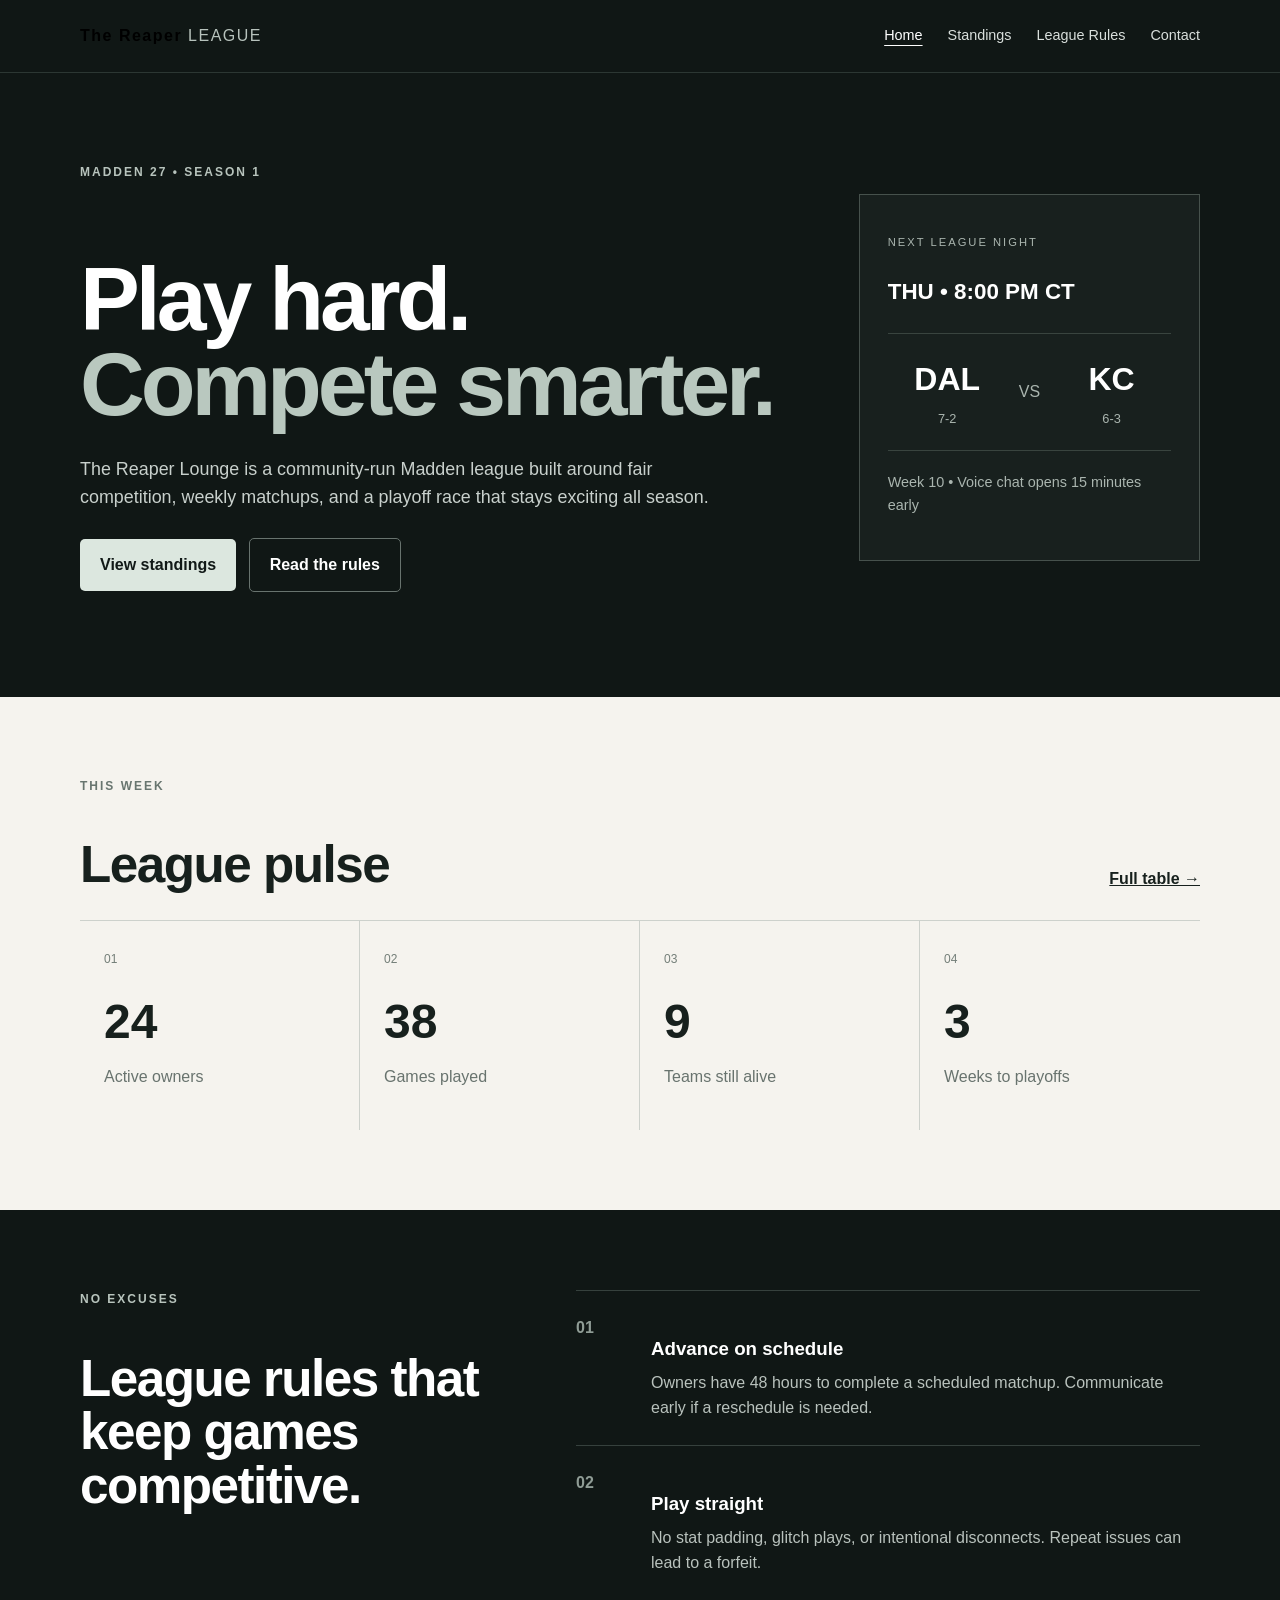
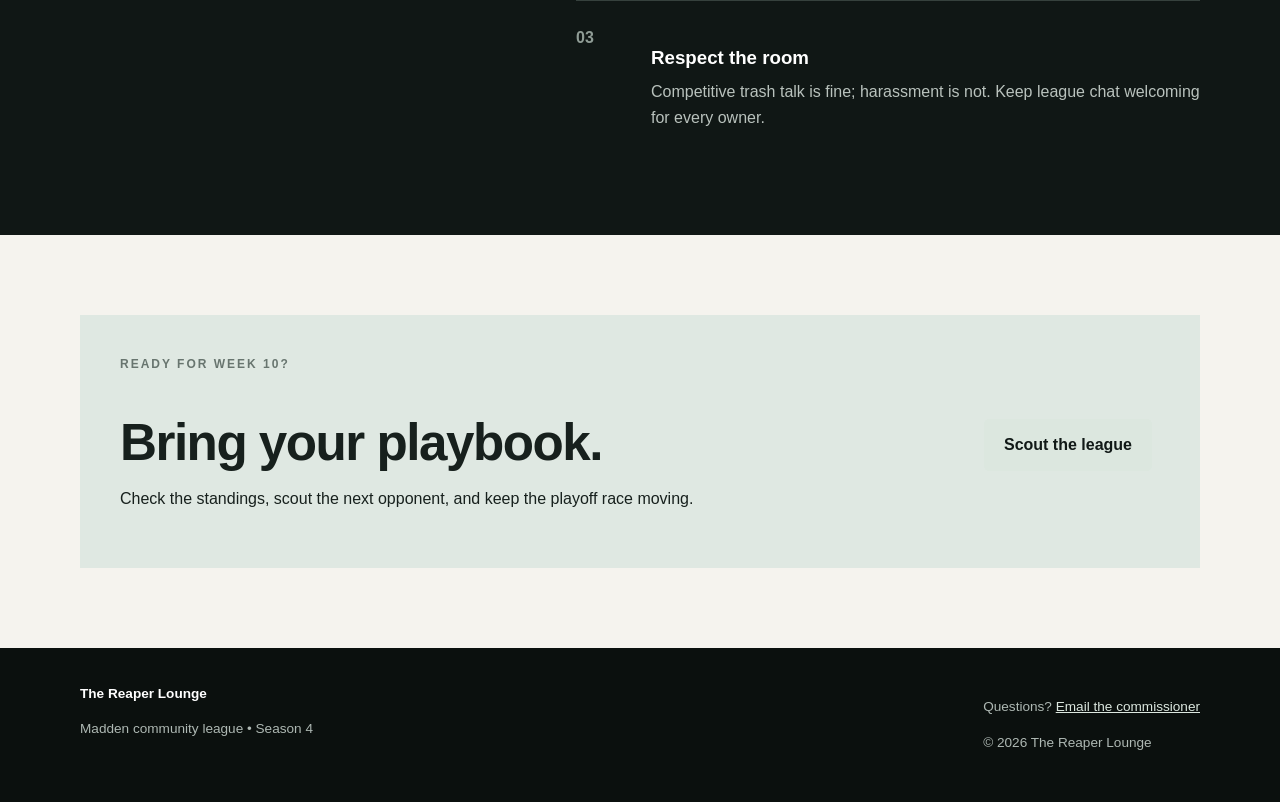
<file: index.html>
<!DOCTYPE html>
<html lang="en">
<head>
  <meta charset="UTF-8">
  <meta name="viewport" content="width=device-width, initial-scale=1.0">
  <meta name="description" content="Gridiron League Hub — a Madden football league for competitive online play.">
  <title>Gridiron League Hub | Madden League</title>
  <link rel="stylesheet" href="styles.css">
</head>

<body>

<header class="site-header">
  <nav class="nav container" aria-label="Primary navigation">

    <a class="logo" href="index.html">
      The Reaper <span>LEAGUE</span>
    </a>

    <button class="menu-toggle"
            type="button"
            aria-expanded="false"
            aria-controls="site-menu">
      Menu
    </button>

    <div id="site-menu" class="nav-links">
      <a class="active" href="index.html">Home</a>
      <a href="standings.html">Standings</a>
      <a href="#rules">League Rules</a>
      <a href="#contact">Contact</a>
    </div>

  </nav>
</header>

<main>

<section class="hero">

  <div class="container hero-grid">

    <div>

      <p class="eyebrow">MADDEN 27 • SEASON 1</p>

      <h1>
        Play hard.<br>
        <span>Compete smarter.</span>
      </h1>

      <p class="hero-copy">
        The Reaper Lounge is a community-run Madden league built around
        fair competition, weekly matchups, and a playoff race that
        stays exciting all season.
      </p>

      <div class="button-row">

        <a class="button primary" href="standings.html">
          View standings
        </a>

        <a class="button secondary" href="#rules">
          Read the rules
        </a>

      </div>

    </div>

    <aside class="hero-card" aria-label="Next game information">

      <p class="card-label">NEXT LEAGUE NIGHT</p>

      <p class="game-date">
        THU • 8:00 PM CT
      </p>

      <div class="matchup">

        <div>
          <strong>DAL</strong>
          <span>7-2</span>
        </div>

        <p>VS</p>

        <div>
          <strong>KC</strong>
          <span>6-3</span>
        </div>

      </div>

      <p class="muted">
        Week 10 • Voice chat opens 15 minutes early
      </p>

    </aside>

  </div>

</section>


<section class="section container" aria-labelledby="featured-title">

  <div class="section-heading">

    <div>
      <p class="eyebrow">THIS WEEK</p>
      <h2 id="featured-title">League pulse</h2>
    </div>

    <a href="standings.html" class="text-link">
      Full table →
    </a>

  </div>


  <div class="stats-grid">

    <article class="stat-card">
      <span>01</span>
      <strong>24</strong>
      <p>Active owners</p>
    </article>

    <article class="stat-card">
      <span>02</span>
      <strong>38</strong>
      <p>Games played</p>
    </article>

    <article class="stat-card">
      <span>03</span>
      <strong>9</strong>
      <p>Teams still alive</p>
    </article>

    <article class="stat-card">
      <span>04</span>
      <strong>3</strong>
      <p>Weeks to playoffs</p>
    </article>

  </div>

</section>


<section id="rules"
         class="section dark-section"
         aria-labelledby="rules-title">

  <div class="container content-grid">

    <div>

      <p class="eyebrow">NO EXCUSES</p>

      <h2 id="rules-title">
        League rules that keep games competitive.
      </h2>

    </div>


    <div class="rules-list">

      <article>

        <span>01</span>

        <div>

          <h3>Advance on schedule</h3>

          <p>
            Owners have 48 hours to complete a scheduled matchup.
            Communicate early if a reschedule is needed.
          </p>

        </div>

      </article>


      <article>

        <span>02</span>

        <div>

          <h3>Play straight</h3>

          <p>
            No stat padding, glitch plays, or intentional disconnects.
            Repeat issues can lead to a forfeit.
          </p>

        </div>

      </article>


      <article>

        <span>03</span>

        <div>

          <h3>Respect the room</h3>

          <p>
            Competitive trash talk is fine; harassment is not.
            Keep league chat welcoming for every owner.
          </p>

        </div>

      </article>

    </div>

  </div>

</section>


<section class="section container" aria-labelledby="join-title">

  <div class="cta">

    <div>

      <p class="eyebrow">READY FOR WEEK 10?</p>

      <h2 id="join-title">
        Bring your playbook.
      </h2>

      <p>
        Check the standings, scout the next opponent,
        and keep the playoff race moving.
      </p>

    </div>

    <a class="button primary" href="standings.html">
      Scout the league
    </a>

  </div>

</section>

</main>


<footer id="contact" class="footer">

  <div class="container footer-grid">

    <div>

      <strong>The Reaper Lounge</strong>

      <p>
        Madden community league • Season 4
      </p>

    </div>

    <div>

      <p>
        Questions?
        <a href="TheGrimReaper.com">
          Email the commissioner
        </a>
      </p>

      <p>
        © 2026 The Reaper Lounge
      </p>

    </div>

  </div>

</footer>


<script src="script.js"></script>

</body>
</html>
</file>
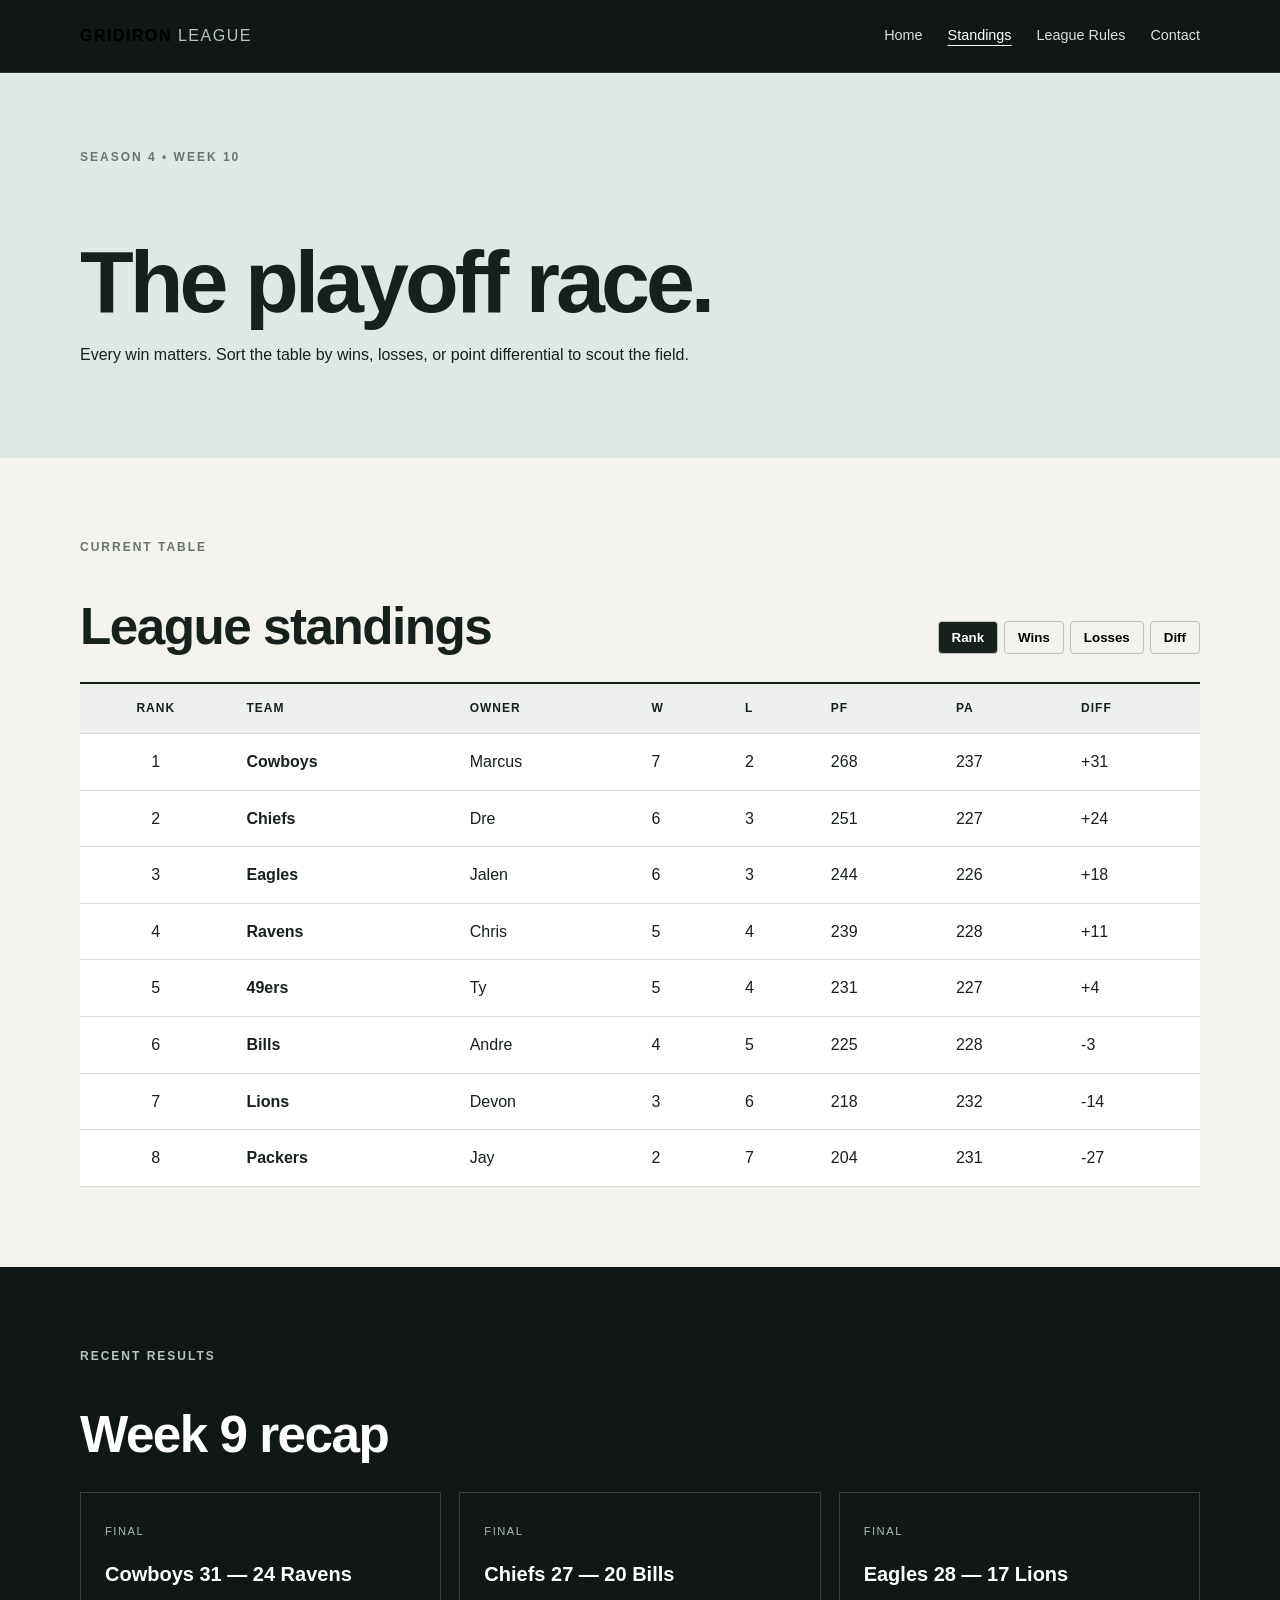
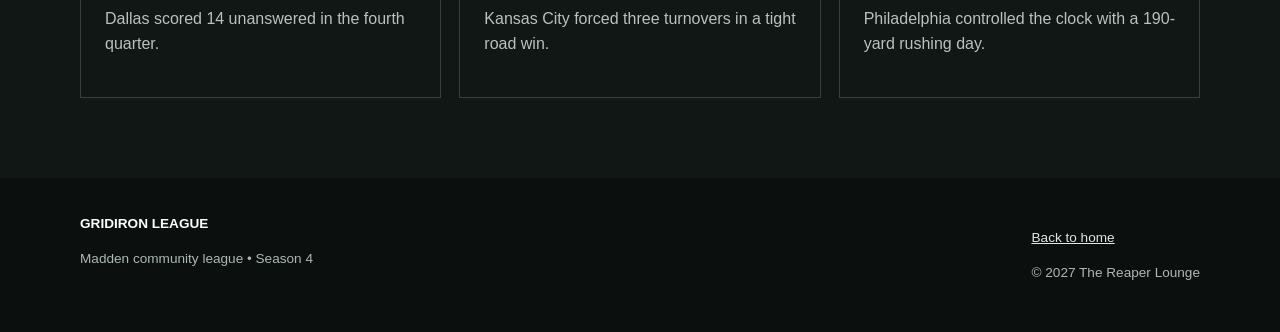
<file: standings.html>
<!DOCTYPE html>
<html lang="en">

<head>

  <meta charset="UTF-8">

  <meta name="viewport"
        content="width=device-width, initial-scale=1.0">

  <meta name="description"
        content="Gridiron League Madden standings, recent results, and playoff race.">

  <title>Standings | Gridiron League</title>

  <link rel="stylesheet" href="styles.css">

</head>


<body>

<header class="site-header">

  <nav class="nav container"
       aria-label="Primary navigation">

    <a class="logo" href="index.html">
      GRIDIRON <span>LEAGUE</span>
    </a>

    <button class="menu-toggle"
            type="button"
            aria-expanded="false"
            aria-controls="site-menu">
      Menu
    </button>

    <div id="site-menu" class="nav-links">

      <a href="index.html">
        Home
      </a>

      <a class="active" href="standings.html">
        Standings
      </a>

      <a href="index.html#rules">
        League Rules
      </a>

      <a href="index.html#contact">
        Contact
      </a>

    </div>

  </nav>

</header>


<main>


<section class="page-hero">

  <div class="container">

    <p class="eyebrow">
      SEASON 4 • WEEK 10
    </p>

    <h1>
      The playoff race.
    </h1>

    <p>
      Every win matters. Sort the table by wins,
      losses, or point differential to scout the field.
    </p>

  </div>

</section>



<section class="section container"
         aria-labelledby="standings-title">

  <div class="section-heading">

    <div>

      <p class="eyebrow">
        CURRENT TABLE
      </p>

      <h2 id="standings-title">
        League standings
      </h2>

    </div>


    <div class="filter-buttons"
         aria-label="Sort standings">

      <button class="filter active-filter"
              type="button"
              data-sort="rank">
        Rank
      </button>

      <button class="filter"
              type="button"
              data-sort="wins">
        Wins
      </button>

      <button class="filter"
              type="button"
              data-sort="losses">
        Losses
      </button>

      <button class="filter"
              type="button"
              data-sort="diff">
        Diff
      </button>

    </div>

  </div>


  <div class="table-wrap">

    <table id="standings-table">

      <caption class="sr-only">
        Season 4 Madden league standings
      </caption>

      <thead>

        <tr>

          <th scope="col">Rank</th>

          <th scope="col">Team</th>

          <th scope="col">Owner</th>

          <th scope="col">W</th>

          <th scope="col">L</th>

          <th scope="col">PF</th>

          <th scope="col">PA</th>

          <th scope="col">Diff</th>

        </tr>

      </thead>


      <tbody>

        <tr data-wins="7"
            data-losses="2"
            data-diff="31">

          <td>1</td>
          <td><strong>Cowboys</strong></td>
          <td>Marcus</td>
          <td>7</td>
          <td>2</td>
          <td>268</td>
          <td>237</td>
          <td>+31</td>

        </tr>


        <tr data-wins="6"
            data-losses="3"
            data-diff="24">

          <td>2</td>
          <td><strong>Chiefs</strong></td>
          <td>Dre</td>
          <td>6</td>
          <td>3</td>
          <td>251</td>
          <td>227</td>
          <td>+24</td>

        </tr>


        <tr data-wins="6"
            data-losses="3"
            data-diff="18">

          <td>3</td>
          <td><strong>Eagles</strong></td>
          <td>Jalen</td>
          <td>6</td>
          <td>3</td>
          <td>244</td>
          <td>226</td>
          <td>+18</td>

        </tr>


        <tr data-wins="5"
            data-losses="4"
            data-diff="11">

          <td>4</td>
          <td><strong>Ravens</strong></td>
          <td>Chris</td>
          <td>5</td>
          <td>4</td>
          <td>239</td>
          <td>228</td>
          <td>+11</td>

        </tr>


        <tr data-wins="5"
            data-losses="4"
            data-diff="4">

          <td>5</td>
          <td><strong>49ers</strong></td>
          <td>Ty</td>
          <td>5</td>
          <td>4</td>
          <td>231</td>
          <td>227</td>
          <td>+4</td>

        </tr>


        <tr data-wins="4"
            data-losses="5"
            data-diff="-3">

          <td>6</td>
          <td><strong>Bills</strong></td>
          <td>Andre</td>
          <td>4</td>
          <td>5</td>
          <td>225</td>
          <td>228</td>
          <td>-3</td>

        </tr>


        <tr data-wins="3"
            data-losses="6"
            data-diff="-14">

          <td>7</td>
          <td><strong>Lions</strong></td>
          <td>Devon</td>
          <td>3</td>
          <td>6</td>
          <td>218</td>
          <td>232</td>
          <td>-14</td>

        </tr>


        <tr data-wins="2"
            data-losses="7"
            data-diff="-27">

          <td>8</td>
          <td><strong>Packers</strong></td>
          <td>Jay</td>
          <td>2</td>
          <td>7</td>
          <td>204</td>
          <td>231</td>
          <td>-27</td>

        </tr>

      </tbody>

    </table>

  </div>


  <p id="sort-status"
     class="sr-only"
     aria-live="polite">
    Standings shown by rank.
  </p>

</section>



<section class="section dark-section"
         aria-labelledby="results-title">

  <div class="container">

    <p class="eyebrow">
      RECENT RESULTS
    </p>

    <h2 id="results-title">
      Week 9 recap
    </h2>


    <div class="results-grid">

      <article class="result">

        <span>FINAL</span>

        <h3>
          Cowboys 31 — 24 Ravens
        </h3>

        <p>
          Dallas scored 14 unanswered in the fourth quarter.
        </p>

      </article>


      <article class="result">

        <span>FINAL</span>

        <h3>
          Chiefs 27 — 20 Bills
        </h3>

        <p>
          Kansas City forced three turnovers in a tight road win.
        </p>

      </article>


      <article class="result">

        <span>FINAL</span>

        <h3>
          Eagles 28 — 17 Lions
        </h3>

        <p>
          Philadelphia controlled the clock with a
          190-yard rushing day.
        </p>

      </article>

    </div>

  </div>

</section>


</main>


<footer class="footer">

  <div class="container footer-grid">

    <div>

      <strong>
        GRIDIRON LEAGUE
      </strong>

      <p>
        Madden community league • Season 4
      </p>

    </div>


    <div>

      <p>
        <a href="index.html">
          Back to home
        </a>
      </p>

      <p>
        © 2027 The Reaper Lounge
      </p>

    </div>

  </div>

</footer>


<script src="script.js"></script>

</body>
</html>
</file>
<file: styles.css>
* {
  box-sizing: border-box;
}

html {
  scroll-behavior: smooth;
}

body {
  margin: 0;
  background: #f5f3ee;
  color: #17201d;
  font-family: Arial, Helvetica, sans-serif;
  line-height: 1.6;
}

.container {
  width: min(1120px, 92%);
  margin: auto;
}


/* HEADER */

.site-header {
  background: #101715;
  color: red;
  position: sticky;
  top: 0;
  z-index: 10;
  border-bottom: 1px solid #2c3733;
}

.nav {
  min-height: 72px;
  display: flex;
  align-items: center;
  justify-content: space-between;
  gap: 24px;
}

.logo {
  font-weight: 900;
  letter-spacing: 1.5px;
  color: black;
  text-decoration: none;
}

.logo span {
  font-weight: 400;
  color: #b7c2bc;
}

.nav-links {
  display: flex;
  gap: 25px;
  align-items: center;
}

.nav-links a {
  color: #d9dfdc;
  text-decoration: none;
  font-size: 0.9rem;
}

.nav-links a:hover,
.nav-links .active {
  color: white;
  text-decoration: underline;
  text-underline-offset: 5px;
}

.menu-toggle {
  display: none;
  background: none;
  border: 1px solid #69736e;
  color: white;
  padding: 8px 12px;
  border-radius: 5px;
}


/* HERO */

.hero {
  background: #101715;
  color: white;
  padding: 90px 0 105px;
}

.hero-grid {
  display: grid;
  grid-template-columns: 1.35fr 0.65fr;
  gap: 70px;
  align-items: center;
}

.eyebrow {
  font-size: 0.75rem;
  font-weight: 800;
  letter-spacing: 2px;
  margin: 0 0 10px;
  color: #68756f;
}

.hero .eyebrow,
.dark-section .eyebrow {
  color: #b8c4bd;
}

h1 {
  font-size: clamp(3rem, 7vw, 6rem);
  line-height: 0.95;
  letter-spacing: -4px;
  margin-bottom: 28px;
}

.hero h1 span {
  color: #b9c8bf;
}

.hero-copy {
  max-width: 650px;
  color: #c8d0cc;
  font-size: 1.12rem;
}


/* BUTTONS */

.button {
  display: inline-block;
  padding: 13px 20px;
  border-radius: 5px;
  text-decoration: none;
  font-weight: 800;
  margin: 8px 8px 0 0;
}

.primary {
  background: #dce7df;
  color: #111917;
}

.secondary {
  border: 1px solid #68736e;
  color: white;
}


/* HERO CARD */

.hero-card {
  border: 1px solid #46514c;
  padding: 28px;
  background: #18201e;
}

.card-label {
  font-size: 0.7rem;
  letter-spacing: 2px;
  color: #aab5af;
}

.game-date {
  font-size: 1.4rem;
  font-weight: 800;
}

.matchup {
  display: grid;
  grid-template-columns: 1fr auto 1fr;
  gap: 12px;
  align-items: center;
  text-align: center;
  border-block: 1px solid #39443f;
  padding: 20px 0;
  margin: 20px 0;
}

.matchup strong {
  display: block;
  font-size: 2rem;
}

.matchup span {
  font-size: 0.8rem;
  color: #aab5af;
}

.matchup p {
  margin: 0;
  color: #aab5af;
}

.muted {
  color: #aab5af;
  font-size: 0.9rem;
}


/* SECTIONS */

.section {
  padding: 80px 0;
}

.section-heading {
  display: flex;
  justify-content: space-between;
  align-items: end;
  gap: 20px;
  margin-bottom: 28px;
}

h2 {
  font-size: clamp(2rem, 4vw, 3.3rem);
  line-height: 1.05;
  letter-spacing: -1.5px;
  margin-bottom: 0;
}

.text-link {
  color: #17201d;
  font-weight: 800;
}


/* STATS */

.stats-grid {
  display: grid;
  grid-template-columns: repeat(4, 1fr);
  border-top: 1px solid #cdd1cc;
}

.stat-card {
  padding: 24px;
  border-right: 1px solid #cdd1cc;
}

.stat-card:last-child {
  border-right: 0;
}

.stat-card span {
  font-size: 0.75rem;
  color: #737e78;
}

.stat-card strong {
  display: block;
  font-size: 3rem;
  line-height: 1.1;
  margin-top: 25px;
}

.stat-card p {
  color: #68736e;
}


/* RULES */

.dark-section {
  background: #101715;
  color: white;
}

.content-grid {
  display: grid;
  grid-template-columns: 0.8fr 1.2fr;
  gap: 80px;
}

.rules-list article {
  display: grid;
  grid-template-columns: 55px 1fr;
  gap: 20px;
  border-top: 1px solid #36413d;
  padding: 24px 0;
}

.rules-list article > span {
  font-weight: 800;
  color: #8f9c95;
}

.rules-list h3 {
  margin-bottom: 6px;
}

.rules-list p {
  color: #b9c2bd;
  margin: 0;
}


/* CTA */

.cta {
  background: #dfe8e2;
  padding: 40px;
  display: flex;
  justify-content: space-between;
  gap: 30px;
  align-items: center;
}

.cta p {
  max-width: 600px;
}


/* FOOTER */

.footer {
  background: #0b100e;
  color: #aeb8b3;
  padding: 35px 0;
}

.footer-grid {
  display: flex;
  justify-content: space-between;
  gap: 30px;
  font-size: 0.85rem;
}

.footer strong {
  color: white;
}

.footer a {
  color: #dce7df;
}


/* STANDINGS PAGE */

.page-hero {
  background: #dfe8e2;
  padding: 75px 0;
}

.page-hero h1 {
  font-size: clamp(3rem, 7vw, 5.5rem);
  margin-bottom: 18px;
}

.page-hero p:last-child {
  max-width: 620px;
}


/* FILTER BUTTONS */

.filter-buttons {
  display: flex;
  flex-wrap: wrap;
  gap: 6px;
}

.filter {
  border: 1px solid #bcc5bf;
  background: transparent;
  border-radius: 4px;
  padding: 8px 13px;
  font-weight: 700;
  cursor: pointer;
}

.filter:hover,
.active-filter {
  background: #17201d;
  color: white;
}


/* TABLE */

.table-wrap {
  overflow-x: auto;
  border-top: 2px solid #17201d;
}

table {
  width: 100%;
  border-collapse: collapse;
  min-width: 700px;
  background: white;
}

th,
td {
  text-align: left;
  padding: 15px;
  border-bottom: 1px solid #d9ddd9;
}

th {
  font-size: 0.75rem;
  letter-spacing: 1px;
  text-transform: uppercase;
  background: #eef0ed;
}

td:first-child,
th:first-child {
  text-align: center;
}


/* RESULTS */

.results-grid {
  display: grid;
  grid-template-columns: repeat(3, 1fr);
  gap: 18px;
  margin-top: 30px;
}

.result {
  border: 1px solid #36413d;
  padding: 24px;
}

.result span {
  font-size: 0.7rem;
  letter-spacing: 1.5px;
  color: #aebbb4;
}

.result h3 {
  font-size: 1.25rem;
  margin: 15px 0;
}

.result p {
  color: #b9c2bd;
}


/* ACCESSIBILITY */

.sr-only {
  position: absolute;
  width: 1px;
  height: 1px;
  padding: 0;
  margin: -1px;
  overflow: hidden;
  clip: rect(0, 0, 0, 0);
  white-space: nowrap;
  border: 0;
}


/* MOBILE */

@media (max-width: 760px) {

  .nav {
    min-height: 64px;
  }

  .menu-toggle {
    display: block;
  }

  .nav-links {
    display: none;
    position: absolute;
    top: 64px;
    left: 0;
    right: 0;
    background: #101715;
    padding: 18px 4%;
    flex-direction: column;
    align-items: flex-start;
    border-bottom: 1px solid #2c3733;
  }

  .nav-links.open {
    display: flex;
  }

  .hero {
    padding: 65px 0;
  }

  .hero-grid,
  .content-grid {
    grid-template-columns: 1fr;
    gap: 35px;
  }

  h1 {
    letter-spacing: -2px;
  }

  .stats-grid {
    grid-template-columns: 1fr 1fr;
  }

  .stat-card:nth-child(2) {
    border-right: 0;
  }

  .stat-card:nth-child(n + 3) {
    border-top: 1px solid #cdd1cc;
  }

  .section {
    padding: 55px 0;
  }

  .section-heading,
  .cta,
  .footer-grid {
    align-items: flex-start;
    flex-direction: column;
  }

  .results-grid {
    grid-template-columns: 1fr;
  }

  .page-hero {
    padding: 55px 0;
  }

  .cta {
    padding: 28px;
  }
}


@media (prefers-reduced-motion: reduce) {

  html {
    scroll-behavior: auto;
  }

}
</file>
